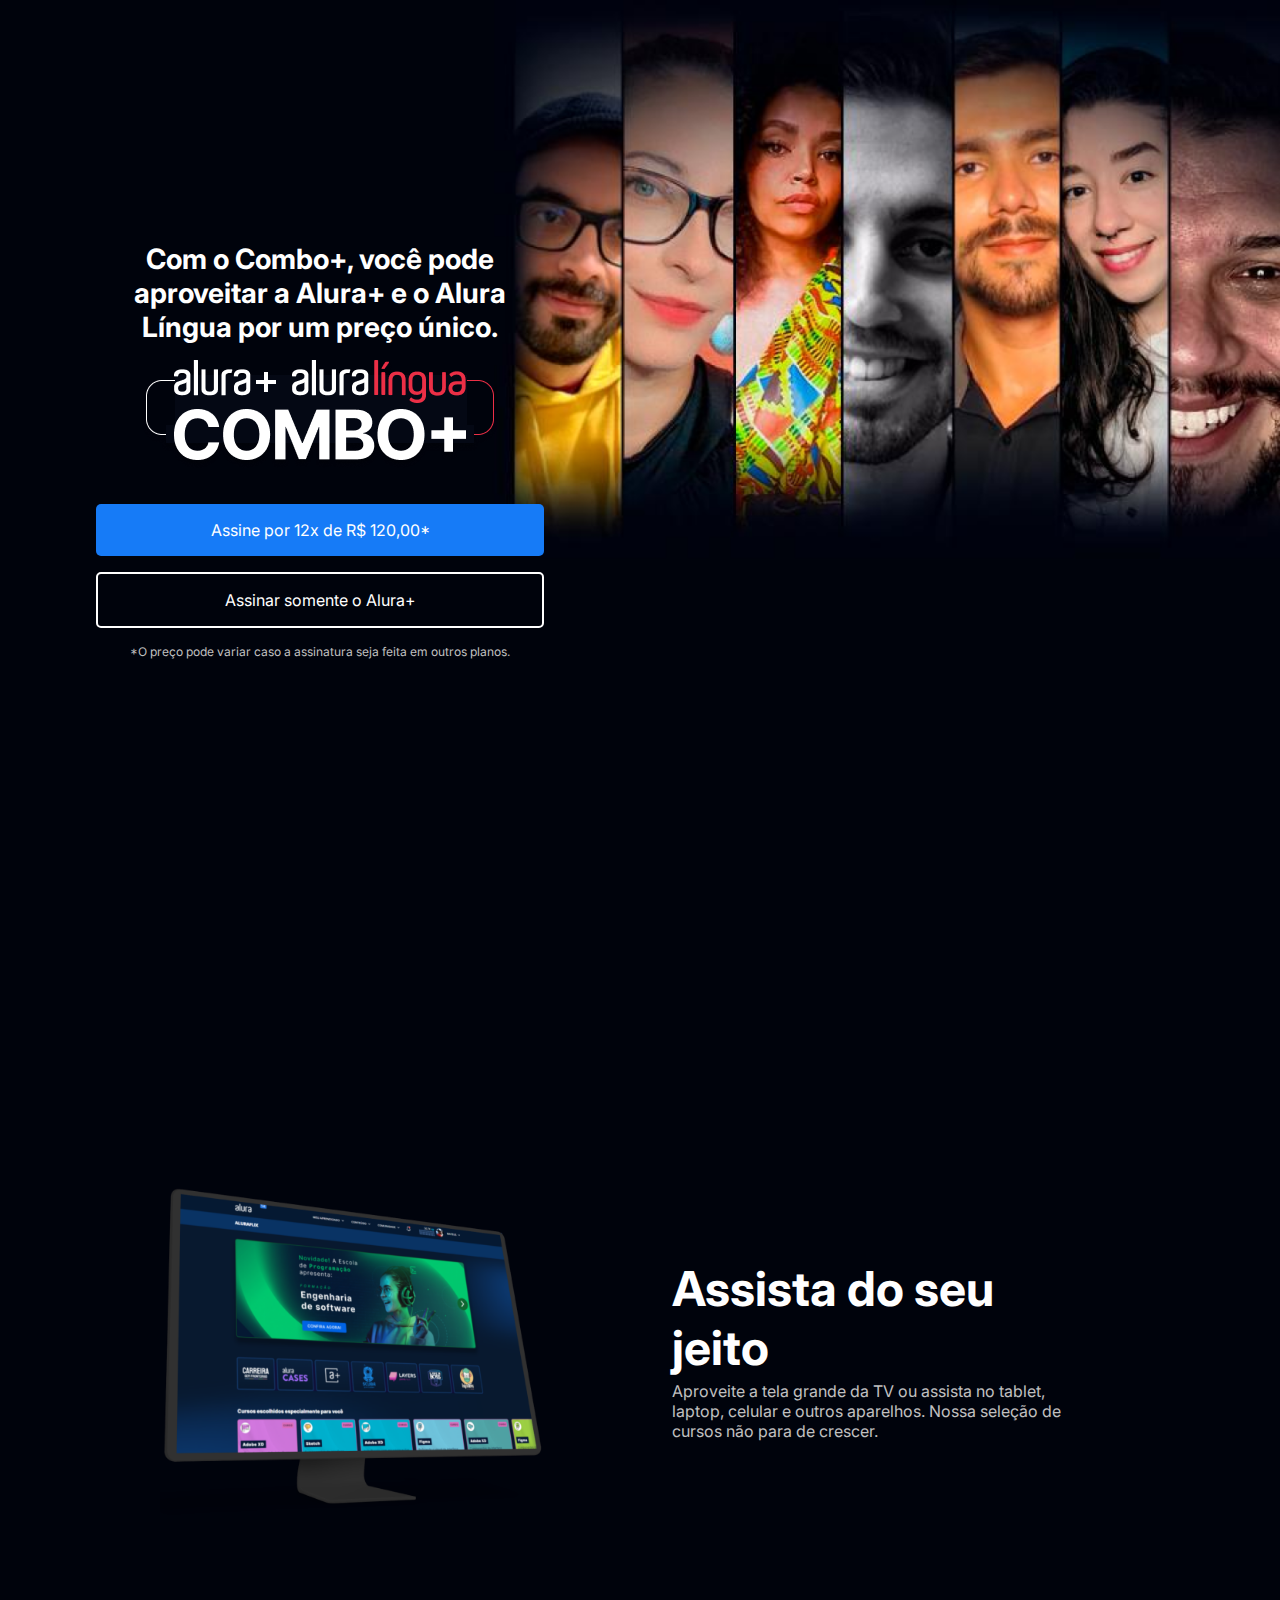
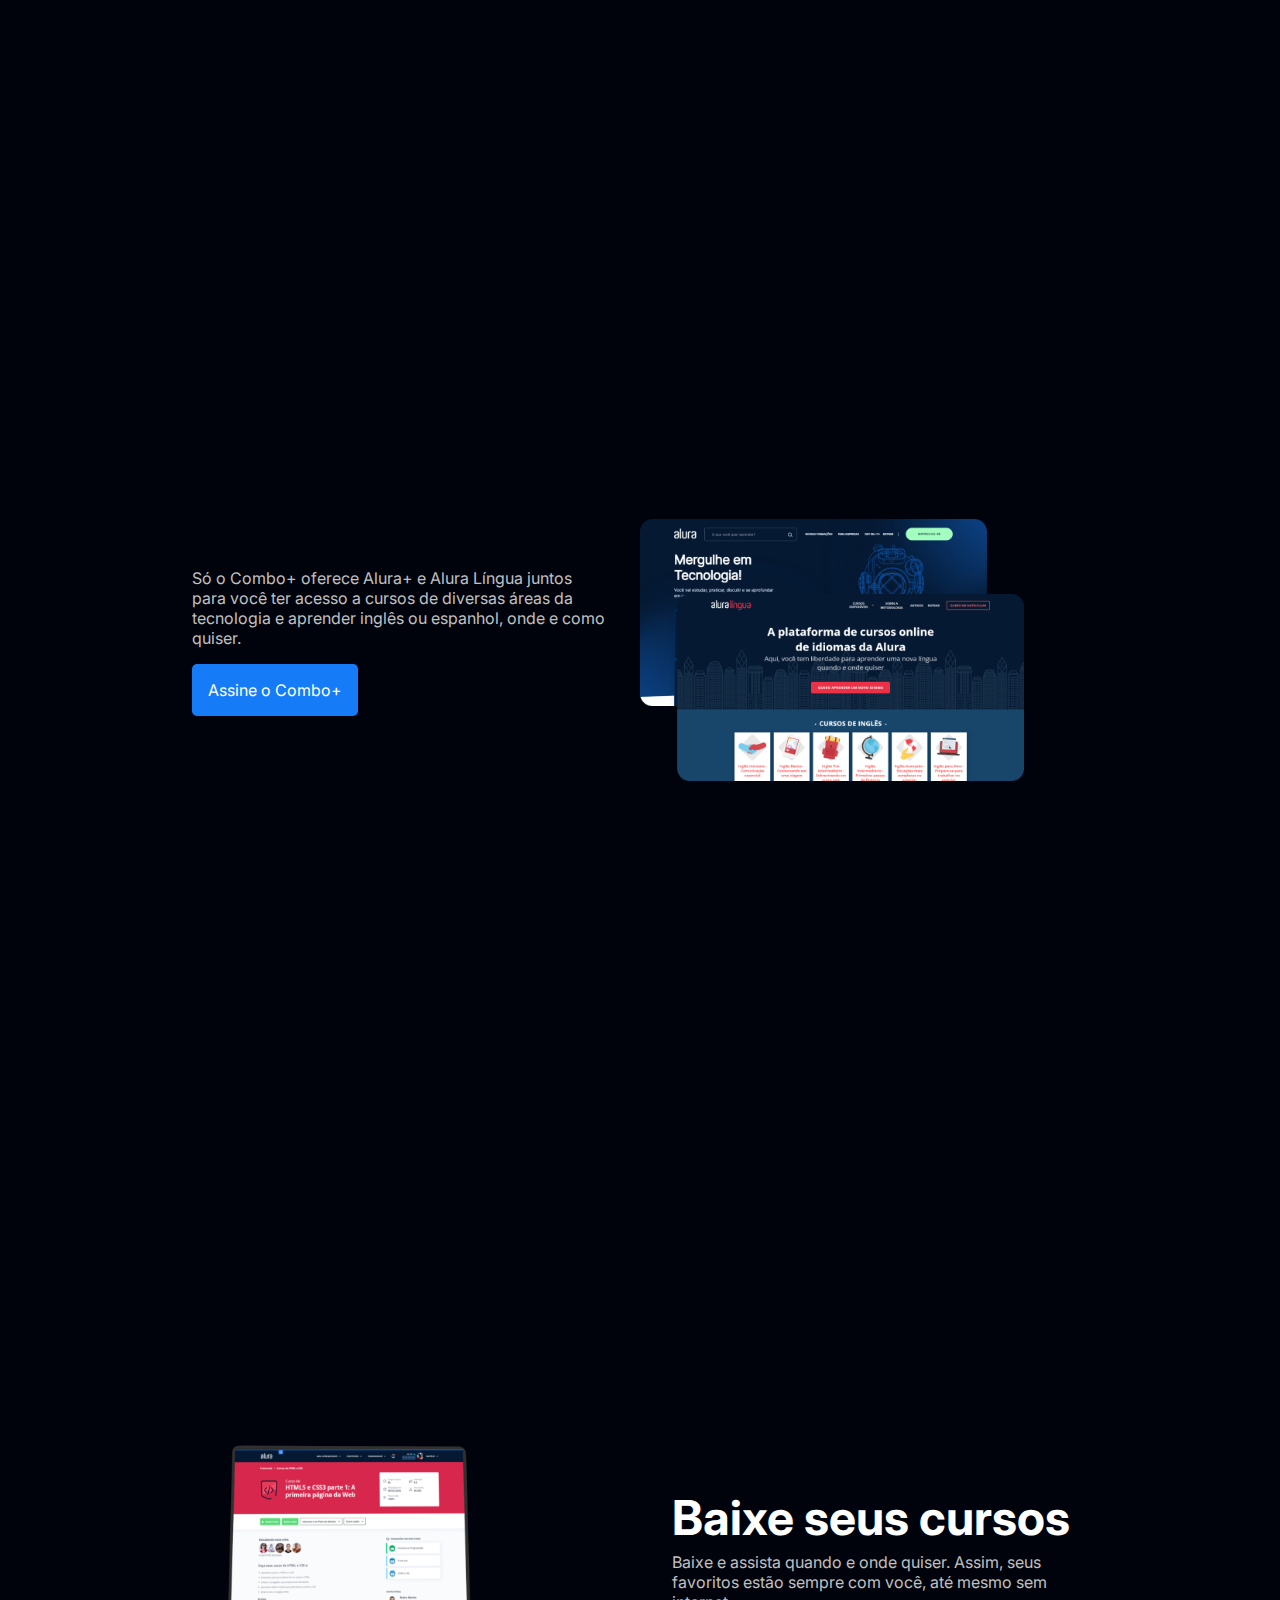
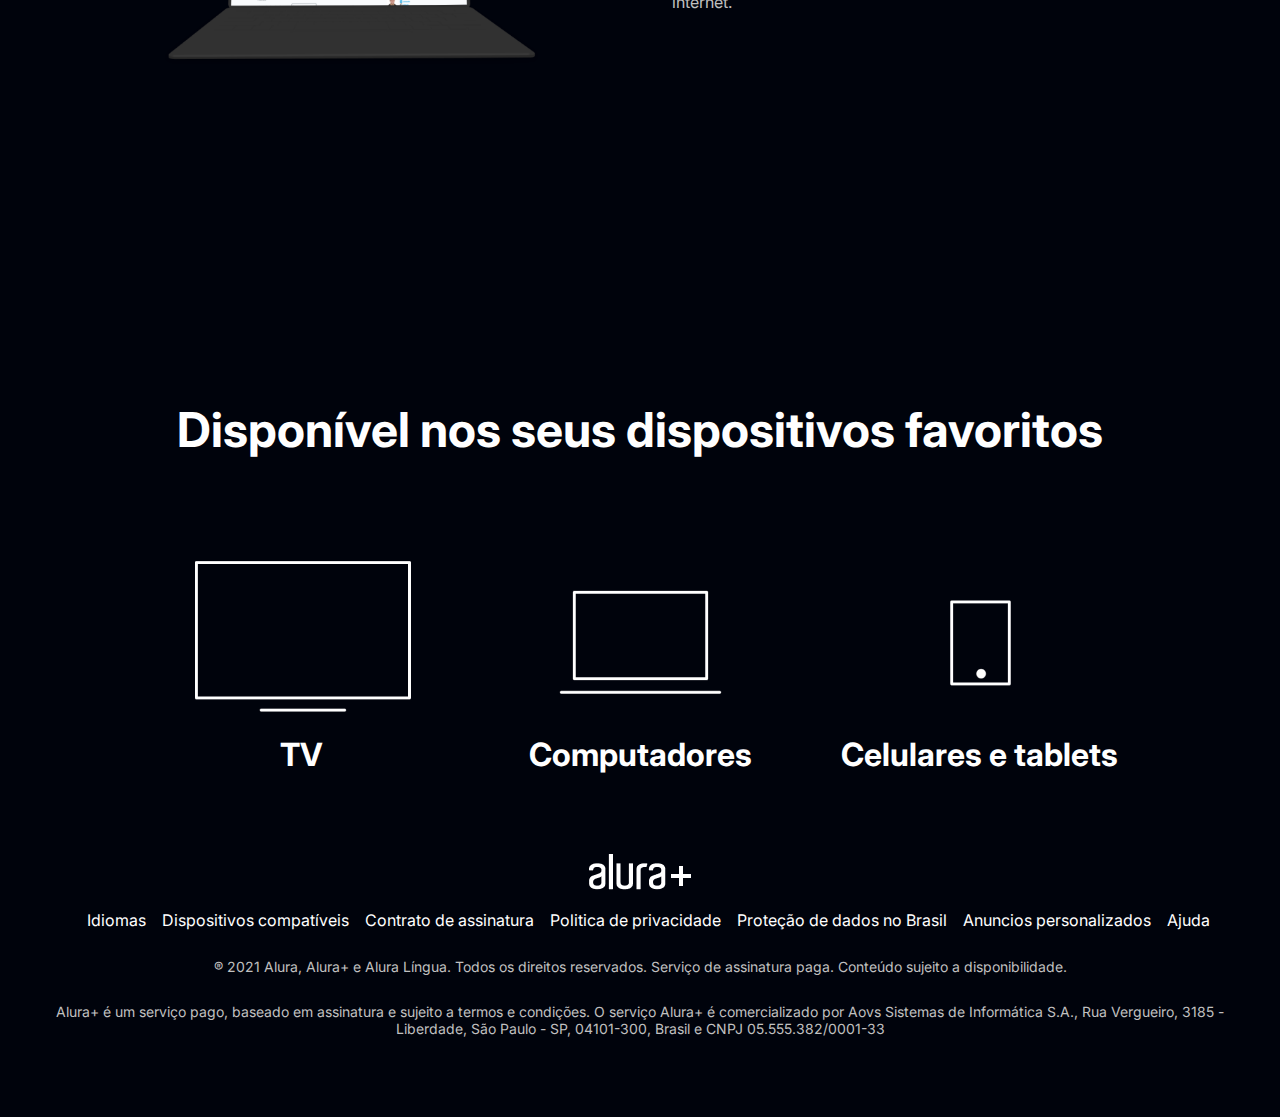
<file: index.html>
<!DOCTYPE html>
<html>

<head>
    <title>Alura Plus</title>
    <meta charset="UTF-8">
    <meta name="viewport" content="width=device-width, initial-scale=1">
    <link rel="stylesheet" href="styles.css">
    <link rel="preconnect" href="https://fonts.googleapis.com">
    <link rel="preconnect" href="https://fonts.gstatic.com" crossorigin>
    <link href="https://fonts.googleapis.com/css2?family=Inter:wght@400;700&display=swap" rel="stylesheet">
</head>

<body>
    <section class="principal container">
        <div class="container__caixa">
            <h1 class="container__titulo">Com o Combo+, você pode aproveitar a Alura+ e o Alura Língua por um preço
                único.</h1>
            <img src="IMG/Combo.png" alt="O combo+ é a junção do alura+ e o alura língua" class="container__imagem">
            <a href="www.alura.com.br" class="container__botao">Assine por 12x de R$ 120,00*</a>
            <a href="www.alura.com.br" class="container__botao botao_secundario">Assinar somente o Alura+</a>
            <p class="container__aviso">*O preço pode variar caso a assinatura seja feita em outros planos.</p>
        </div>
    </section>

    <section class="container secundario">
        <img src="IMG/Pixel True Mockup 1.png" alt="Um monitor e um celular com a alura plus aberta" class="secundario__imagem">
        <div class="container__descricao">
            <h2 class="descricao__titulo">Assista do seu jeito</h2>
            <p class="descricao__texto">Aproveite a tela grande da TV ou assista no tablet, laptop, celular e outros
                aparelhos. Nossa seleção de cursos não para de crescer.</p>
        </div>
    </section>

    <section class="container secundario">
        <div class="container__descricao">
            <p class="descricao__texto">
                Só o Combo+ oferece Alura+ e Alura Língua juntos para você ter acesso a cursos de diversas áreas da
                tecnologia e aprender inglês ou espanhol, onde e como quiser.
            </p>
            <a href="www.alura.com.br" class="container__botao secundario__botao" container>Assine o Combo+</a>
        </div>
        <img src="IMG/Telas.png" alt="Tela do alura+ e alura língua" class="secundario__imagem">
    </section>

    <section class="container secundario">
        <img src="IMG/Notebook.png" alt="Notebook com a página do curso HTML5 e CSS3 da Alura aberta"
            class="secundario__imagem">
        <div class="container__descricao">
            <h2 class="descricao__titulo">Baixe seus cursos</h2>
            <p class="descricao__texto">Baixe e assista quando e onde quiser. Assim, seus favoritos estão sempre com
                você, até mesmo sem internet.</p>
        </div>
    </section>
    <section class="dispositivos">
         <h2 class="dispositivos__titulo">Disponível nos seus dispositivos favoritos</h2>
         <ul class="dispositivos__lista">
            <li>
                <img src="IMG/tv.png" alt="TV">
                <h3 class="lista__item">TV</h3>
            </li>
            <li>
                <img src="IMG/computador.png" alt="icone computador">
                <h3 class="lista__item">Computadores</h3>
            </li>
            <li>
                <img src="IMG/celular.png" alt="icone celular">
                <h3 class="lista__item">Celulares e tablets</h3>
            </li>
         </ul>
    </section>

    <footer class="rodape">
        <img src="IMG/Logo.png" alt="logo alura+" class="rodape__logo">
        <ul class="rodape__lista">
            <li class="lista__link">
                <a href="#">Idiomas</a>
                <li class="lista__link">
                    <a href="#">Dispositivos compatíveis</a>
                </li>
                <li class="lista__link">
                    <a href="#">Contrato de assinatura</a>
                </li>
                <li class="lista__link">
                    <a href="#">Politica de privacidade</a>
                </li>
                <li class="lista__link">
                    <a href="#">Proteção de dados no Brasil</a>
                </li>
                <li class="lista__link">
                    <a href="#">Anuncios personalizados</a>
                </li>
                <li class="lista__link">
                    <a href="#">Ajuda</a>
                </li>
            </li>
        </ul>

        <p class="rodape__texto">
            ® 2021 Alura, Alura+ e Alura Língua. Todos os direitos reservados. Serviço de assinatura paga. Conteúdo sujeito a disponibilidade.
        </p>
        <p class="rodape__texto">
            Alura+ é um serviço pago, baseado em assinatura e sujeito a termos e condições. O serviço Alura+ é comercializado por Aovs Sistemas de Informática S.A., Rua Vergueiro, 3185 - Liberdade, São Paulo - SP, 04101-300, Brasil e CNPJ 05.555.382/0001-33
        </p>
    </footer>

</body>

</html>
</file>
<file: styles.css>
:root {
    --branco-principal: #FFFFFF;
    --cinza-secundario: #C0C0C0;
    --botao-azul: #167BF7;
    --cor-de-fundo: #00030C;
    --fonte-principal: 'Inter';
    --botao-azul-efeito:#df6831;
}

body {
    background-color: var(--cor-de-fundo);
    color: var(--branco-principal);
    font-family: var(--fonte-principal);
    font-size: 16px;
    font-weight: 400;
}

* {
    margin: 0;
    padding: 0;
}

.principal {
    background-image: url("IMG/Background.png");
    background-repeat: no-repeat;
    background-size: contain;
    align-items: center;
    text-align: center;
}

.container {
    height: 100vh;
    display: grid;
    grid-template-columns: 50% 50%;
}

.container__botao {
    background-color: var(--botao-azul);
    border-radius: 5px;
    padding: 1em;
    color: var(--branco-principal);
    display: block;
    text-decoration: none;
    margin-bottom: 1em;
}

.botao_secundario {
    background-color: transparent;
    border: 2px solid var(--branco-principal)
}

.container__aviso {
    font-size: 12px;
    color: var(--cinza-secundario);
}

.container__titulo {
    font-size: 28px;
    font-weight: 700;
}

.container__imagem {
    margin: 1em 0 2em 0;
}

.container__caixa {
    margin: 0 6em;
}

.secundario__imagem {
    width: 80%;
}

.secundario {
    align-items: center;
    margin: 0 10em;
}

.descricao__titulo {
    font-weight: 700;
    font-size: 48px;
    color: var(--branco-principal);
    margin-bottom: 0.1em;
}

.descricao__texto {
    color: var(--cinza-secundario);
}

.secundario__botao {
    display: inline-block;
    margin-top: 1em;
}

.container__descricao {
    padding: 2em;
}

.flex-container{
    display:flex;
}

.dispositivos__lista{
    display: flex;
    justify-content: center;
    list-style-type: none;
    margin: 5em 0;

}

.dispositivos{
    text-align: center;
}
.dispositivos__titulo{
    font-size: 48px;
    color: var(--branco-principal);
}
.lista__item{
    font-size: 32px;
    color: var(--branco-principal);
}

.rodape__lista{
    display: flex;
    list-style-type: none;
    justify-content: center;
    margin-top: 1em;
}
.lista__link a{
    text-decoration: none;
    color: var(--branco-principal);
    margin-left: 1em;
}
.rodape__texto{
    font-size: 14px;
    margin: 2em 0;
    color: var(--cinza-secundario);
}
.rodape {
    text-align: center;
    margin: 5em 3em;
}
.lista__link a:hover{
    color: var(--botao-azul)

}
.lista__link a:active{
    color: purple;
}
.container__botao:hover{
    background-color: var(--botao-azul-efeito);
    color: var(--cor-de-fundo);
}

@media screen and (max-width:768px){  /*posivel condição*/
    .container{
        display: block;
        background-image: none;
    }
    .container__imagem{
        width: 50vw;
    }
    .container__caixa{
        margin: 2em 2em;
    }
    .secundario{
        margin: 0;
        text-align: center;
    }
    .secundario__imagem{
        width: 50vw;
    }
    .dispositivos__lista{
        display: block;
    }
    .rodape__lista{
        display: block;
    }
}
</file>
